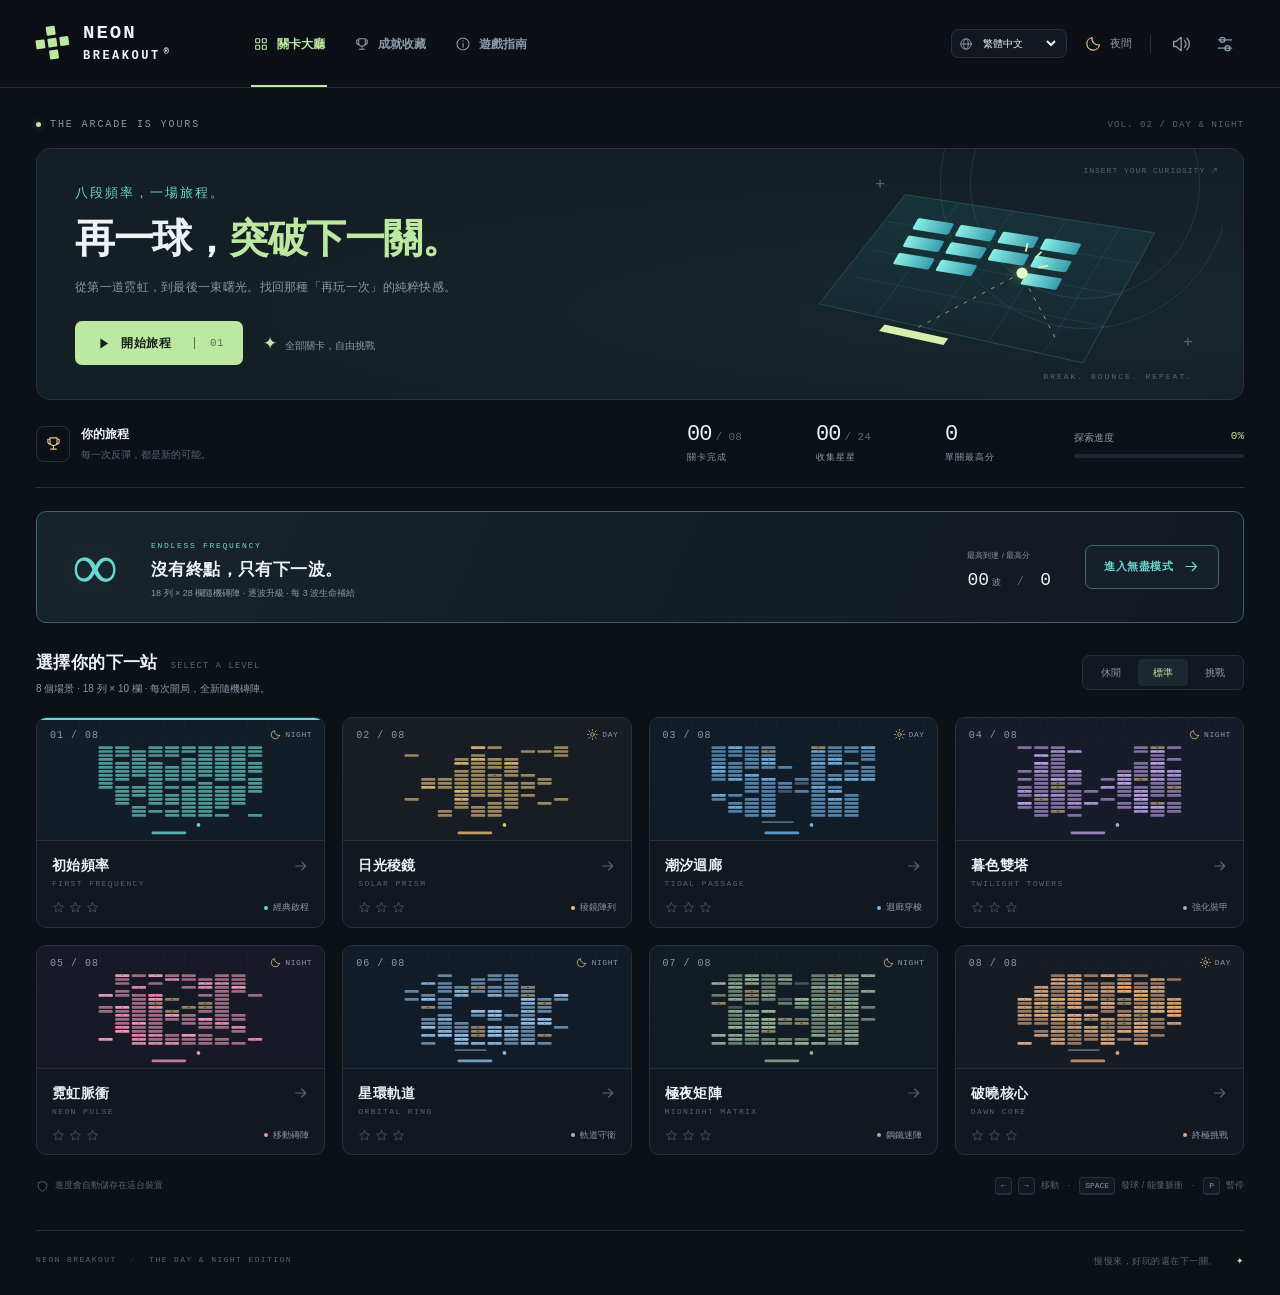
<file: index.html>
<!DOCTYPE html>
<html lang="zh-Hant" data-theme="night">
<head>
  <meta charset="UTF-8">
  <meta name="viewport" content="width=device-width, initial-scale=1, viewport-fit=cover">
  <meta name="theme-color" content="#0c1017">
  <meta name="description" content="Neon Breakout：八段頻率、晝夜變化、道具與連擊，展開你的霓虹打磚塊旅程。">
  <title>NEON BREAKOUT — 八段頻率，一場旅程</title>
  <link rel="stylesheet" href="styles.css">
  <script defer src="js/levels.js"></script>
  <script defer src="js/i18n.js"></script>
  <script defer src="js/game.js"></script>
  <script defer src="js/app.js"></script>
</head>
<body>
  <svg class="icon-library" xmlns="http://www.w3.org/2000/svg" aria-hidden="true"><defs>
    <symbol id="i-play" viewBox="0 0 24 24"><path d="m9 5 11 7-11 7Z"/></symbol>
    <symbol id="i-arrow" viewBox="0 0 24 24"><path d="M4 12h15m-6-6 6 6-6 6"/></symbol>
    <symbol id="i-back" viewBox="0 0 24 24"><path d="M20 12H5m6-6-6 6 6 6"/></symbol>
    <symbol id="i-grid" viewBox="0 0 24 24"><rect x="4" y="4" width="6" height="6" rx="1"/><rect x="14" y="4" width="6" height="6" rx="1"/><rect x="4" y="14" width="6" height="6" rx="1"/><rect x="14" y="14" width="6" height="6" rx="1"/></symbol>
    <symbol id="i-trophy" viewBox="0 0 24 24"><path d="M7 4h10v6a5 5 0 0 1-10 0ZM7 6H4v3a4 4 0 0 0 4 4m9-7h3v3a4 4 0 0 1-4 4m-4 2v5m-4 0h8"/></symbol>
    <symbol id="i-info" viewBox="0 0 24 24"><circle cx="12" cy="12" r="9"/><path d="M12 11v6m0-10v1"/></symbol>
    <symbol id="i-sun" viewBox="0 0 24 24"><circle cx="12" cy="12" r="4"/><path d="M12 1v2m0 18v2M1 12h2m18 0h2M4 4l2 2m12 12 2 2M4 20l2-2M18 6l2-2"/></symbol>
    <symbol id="i-moon" viewBox="0 0 24 24"><path d="M20.5 14A9 9 0 0 1 10 3.5 9 9 0 1 0 20.5 14Z"/></symbol>
    <symbol id="i-volume" viewBox="0 0 24 24"><path d="m11 4-6 5H2v6h3l6 5ZM15 8a6 6 0 0 1 0 8m3-11a10 10 0 0 1 0 14"/></symbol>
    <symbol id="i-muted" viewBox="0 0 24 24"><path d="m11 4-6 5H2v6h3l6 5Zm5 5 6 6m0-6-6 6"/></symbol>
    <symbol id="i-settings" viewBox="0 0 24 24"><path d="M4 7h16M4 17h16"/><circle cx="9" cy="7" r="3"/><circle cx="15" cy="17" r="3"/></symbol>
    <symbol id="i-star" viewBox="0 0 24 24"><path d="m12 3 2.8 5.7 6.2.9-4.5 4.4 1.1 6.2-5.6-3-5.6 3 1.1-6.2L3 9.6l6.2-.9Z"/></symbol>
    <symbol id="i-close" viewBox="0 0 24 24"><path d="m6 6 12 12M6 18 18 6"/></symbol>
    <symbol id="i-pause" viewBox="0 0 24 24"><path d="M8 5v14m8-14v14" stroke-width="4"/></symbol>
    <symbol id="i-restart" viewBox="0 0 24 24"><path d="M4 10a8 8 0 1 1 1 8M4 4v6h6"/></symbol>
    <symbol id="i-heart" viewBox="0 0 24 24"><path d="M12 21 3.5 12.5a5.5 5.5 0 0 1 8-7.5l.5.5.5-.5a5.5 5.5 0 0 1 8 7.5Z"/></symbol>
    <symbol id="i-bolt" viewBox="0 0 24 24"><path d="m13 2-9 12h7l-1 8 10-12h-7Z"/></symbol>
    <symbol id="i-check" viewBox="0 0 24 24"><path d="m5 12 4 4L19 6"/></symbol>
    <symbol id="i-shield" viewBox="0 0 24 24"><path d="m12 3 8 3v6c0 5-8 9-8 9s-8-4-8-9V6Z"/></symbol>
    <symbol id="i-clock" viewBox="0 0 24 24"><circle cx="12" cy="12" r="9"/><path d="M12 6v6l4 2"/></symbol>
    <symbol id="i-fullscreen" viewBox="0 0 24 24"><path d="M8 3H3v5m13-5h5v5M3 16v5h5m13-5v5h-5"/></symbol>
  </defs></svg>
  <header class="site-header"><div class="header-inner">
    <a href="#" class="brand" aria-label="Neon Breakout 首頁" data-action="home"><span class="brand-mark"><i></i><i></i><i></i><i></i><i></i></span><span class="brand-type">NEON<span>BREAKOUT<span class="brand-dot">®</span></span></span></a>
    <nav class="main-nav" aria-label="主要導覽">
      <button class="nav-link active" data-action="tab" data-tab="levels" aria-current="page"><svg class="icon"><use href="#i-grid"/></svg>關卡大廳</button>
      <button class="nav-link" data-action="tab" data-tab="achievements"><svg class="icon"><use href="#i-trophy"/></svg>成就收藏<span id="achievementDot" class="notification-dot" hidden></span></button>
      <button class="nav-link" data-action="guide"><svg class="icon"><use href="#i-info"/></svg>遊戲指南</button>
    </nav>
    <div class="header-actions"><label class="language-control"><svg class="icon" viewBox="0 0 24 24" aria-hidden="true"><circle cx="12" cy="12" r="9"/><ellipse cx="12" cy="12" rx="4" ry="9"/><path d="M3 12h18"/></svg><select id="languageSelect" data-language-select aria-label="語言 / Language"><option value="en" data-no-translate>English</option><option value="zh-Hant" data-no-translate selected>繁體中文</option><option value="zh-Hans" data-no-translate>简体中文</option></select></label><button class="theme-button" id="themeBtn" data-action="theme" title="切換日夜主題"><svg class="icon"><use href="#i-moon"/></svg><span>夜間</span></button><span class="header-divider"></span><button class="icon-button" id="soundBtn" data-action="sound" aria-label="關閉音效" aria-pressed="true"><svg class="icon"><use href="#i-volume"/></svg></button><button class="icon-button" data-action="settings" aria-label="遊戲設定"><svg class="icon"><use href="#i-settings"/></svg></button></div>
  </div></header>
  <main class="page-shell">
    <section id="lobbyView" class="view"><div id="levelsPanel">
      <div class="eyebrow page-eyebrow"><span class="status-dot"></span>THE ARCADE IS YOURS<span class="edition">VOL. 02 / DAY & NIGHT</span></div>
      <section class="hero" aria-labelledby="heroTitle"><div class="hero-copy"><div class="small-label">八段頻率，一場旅程。</div><h1 id="heroTitle">再一球，<span>突破下一關。</span></h1><p>從第一道霓虹，到最後一束曙光。<br class="mobile-only">找回那種「再玩一次」的純粹快感。</p><div class="hero-actions"><button class="button primary" data-action="quickstart"><svg class="icon"><use href="#i-play"/></svg><span id="quickLabel">開始旅程</span><span class="button-meta" id="quickLevel">01</span></button><span class="hero-note"><span class="tiny-cross">✦</span> 全部關卡，自由挑戰</span></div></div>
        <div class="hero-art" aria-hidden="true"><div class="orbit orbit-one"></div><div class="orbit orbit-two"></div><div class="art-cross cross-one">+</div><div class="art-cross cross-two">+</div><svg class="hero-field" viewBox="0 0 460 235"><defs><linearGradient id="fieldFade" x2="0" y2="1"><stop stop-color="#29d6ce" stop-opacity=".11"/><stop offset="1" stop-color="#29d6ce" stop-opacity="0"/></linearGradient><linearGradient id="brickFade"><stop stop-color="#89eee5"/><stop offset="1" stop-color="#399caf"/></linearGradient></defs><path d="M120 32 387 73 310 212 28 149Z" fill="url(#fieldFade)" stroke="currentColor" stroke-opacity=".22"/><g fill="none" stroke="currentColor" stroke-opacity=".1"><path d="m101 61 270 45M83 91l271 49M65 120l273 54M177 41 88 162M235 50l-87 125M293 58l-83 130M350 67l-81 133"/></g><g transform="translate(134 57) rotate(9) skewX(-20)" fill="url(#brickFade)"><rect width="39" height="13" rx="2"/><rect x="46" width="39" height="13" rx="2"/><rect x="92" width="39" height="13" rx="2"/><rect x="138" width="39" height="13" rx="2"/><rect y="20" width="39" height="13" rx="2"/><rect x="46" y="20" width="39" height="13" rx="2"/><rect x="92" y="20" width="39" height="13" rx="2"/><rect x="138" y="20" width="39" height="13" rx="2"/><rect y="40" width="39" height="13" rx="2"/><rect x="46" y="40" width="39" height="13" rx="2"/><rect x="138" y="40" width="39" height="13" rx="2"/></g><path class="ball-path" d="m134 174 110-58 38 72" fill="none" stroke="#d5f0ac" stroke-dasharray="4 7" stroke-opacity=".65"/><circle class="hero-ball" cx="245" cy="116" r="6" fill="#e3ffbe"/><path d="m98 171 68 15-5 7-69-15Z" fill="#d5f0ac"/><g stroke="#d5f0ac" stroke-width="2"><path d="m259 100 7-7m-4 17 11-2m-24-15 2-9"/></g></svg><span class="art-caption">BREAK. BOUNCE. REPEAT.</span></div><span class="hero-corner">INSERT YOUR CURIOSITY ↗</span>
      </section>
      <section class="journey-strip" aria-label="旅程紀錄"><div class="journey-intro"><span class="mini-icon"><svg class="icon"><use href="#i-trophy"/></svg></span><span>你的旅程<small id="journeyCaption">每一次反彈，都是新的可能。</small></span></div><div class="journey-stat"><strong id="completedStat">00<span>/ 08</span></strong><small>關卡完成</small></div><div class="journey-stat"><strong id="starsStat">00<span>/ 24</span></strong><small>收集星星</small></div><div class="journey-stat"><strong id="bestStat">0</strong><small>單關最高分</small></div><div class="journey-progress"><span>探索進度<b id="progressLabel">0%</b></span><div class="progress-track"><div id="journeyBar"></div></div></div></section>
      <section class="endless-banner" aria-label="無盡模式"><span class="infinity-mark" aria-hidden="true">∞</span><div class="endless-copy"><span class="eyebrow">ENDLESS FREQUENCY</span><h2>沒有終點，只有下一波。</h2><p>18 列 × 28 欄隨機磚陣 · 逐波升級 · 每 3 波生命補給</p></div><div class="endless-record"><small>最高到達 / 最高分</small><strong><span id="endlessWaveRecord">00</span><span class="record-unit"> 波</span><i> / </i><span id="endlessScoreRecord">0</span></strong></div><button class="button secondary" data-action="endless">進入無盡模式<svg class="icon"><use href="#i-arrow"/></svg></button></section>
      <div class="section-toolbar"><div class="section-title"><h2>選擇你的下一站<span>SELECT A LEVEL</span></h2><p>8 個場景 · 18 列 × 10 欄 · 每次開局，全新隨機磚陣。</p></div><fieldset class="difficulty-control"><legend>遊戲難度（同時套用一般與無盡模式）</legend><button data-action="difficulty" data-value="easy" aria-pressed="false">休閒</button><button class="selected" data-action="difficulty" data-value="normal" aria-pressed="true">標準</button><button data-action="difficulty" data-value="hard" aria-pressed="false">挑戰</button></fieldset></div>
      <div class="level-grid" id="levelGrid" aria-label="八個可遊玩關卡"></div>
      <div class="lobby-bottom"><span><svg class="icon"><use href="#i-shield"/></svg><span id="saveStatus">進度會自動儲存在這台裝置</span></span><span><kbd>←</kbd><kbd>→</kbd> 移動 <i>·</i> <kbd>SPACE</kbd> 發球 / 能量脈衝 <i>·</i> <kbd>P</kbd> 暫停</span></div>
    </div><section id="achievementsPanel" hidden aria-labelledby="achievementsTitle"><div class="eyebrow page-eyebrow">THE LITTLE VICTORIES</div><div class="collection-header"><div><h1 id="achievementsTitle">每一次突破，<span>都有回響。</span></h1><p>不只為了高分。把那些值得紀念的瞬間，收進你的收藏。</p></div><span class="collection-count" id="achievementCount">0 / 6</span></div><div id="achievementGrid" class="achievement-grid"></div><div class="collection-bottom"><svg class="icon"><use href="#i-info"/></svg>成就跨難度累積；各關卡的最佳分數與星級依難度分開記錄。</div><button class="button secondary" data-action="tab" data-tab="levels"><svg class="icon"><use href="#i-back"/></svg>回到關卡大廳</button></section></section>
    <section id="gameView" class="view" hidden aria-label="遊戲畫面">
      <div class="game-heading"><button class="icon-button back-button" data-action="leave" aria-label="返回關卡大廳"><svg class="icon"><use href="#i-back"/></svg></button><div><div class="eyebrow" id="stageEyebrow">STAGE 01 / 08</div><h1 id="stageTitle">初始頻率</h1></div><span id="gameDifficulty" class="pill">標準</span><div class="game-heading-tools"><button class="icon-button" id="pauseBtn" data-action="pause" aria-label="暫停遊戲"><svg class="icon"><use href="#i-pause"/></svg></button><button class="icon-button" data-action="restart" aria-label="重新挑戰"><svg class="icon"><use href="#i-restart"/></svg></button><button class="icon-button" data-action="fullscreen" aria-label="切換全螢幕"><svg class="icon"><use href="#i-fullscreen"/></svg></button></div></div>
      <div class="game-layout"><div class="game-main"><div class="game-hud"><div><small>SCORE / 得分</small><strong id="scoreVal">000000</strong></div><div class="hud-combo" id="comboWrap"><small>COMBO / 連擊</small><strong id="comboVal">×0</strong></div><div><small>TIME / 時間</small><strong id="timeVal">00:00</strong></div><div><small>LIVES / 生命</small><strong id="livesVal" class="hearts">♥ ♥ ♥</strong></div></div>
        <div class="arena" id="arena"><canvas id="gameCanvas" width="900" height="600" tabindex="0" aria-label="打磚塊球場，使用左右方向鍵移動，空白鍵發球，P 暫停"></canvas><div id="launchHint" class="launch-hint"><span class="launch-orb"><svg class="icon"><use href="#i-play"/></svg></span><strong id="launchTitle">準備好進入頻率了嗎？</strong><span>點擊球場或按 <kbd>SPACE</kbd> 發球</span></div><div id="countdown" class="countdown" hidden aria-live="polite"></div><div id="gameOverlay" class="game-overlay" hidden><div id="overlayContent" class="overlay-card"></div></div><div class="arena-caption"><span id="environmentLabel">NIGHT FREQUENCY</span><span>NEON / BREAKOUT</span></div></div>
        <div class="game-bottom-bar"><div class="energy-meter"><svg class="icon"><use href="#i-bolt"/></svg><span>能量脈衝</span><div class="progress-track"><div id="energyBar"></div></div><b id="energyVal">0%</b></div><button id="pulseBtn" class="pulse-button" data-action="pulse" disabled><span>釋放脈衝</span><kbd>SPACE</kbd></button></div><div class="mobile-controls"><button data-action="move-left" aria-label="向左移動">←</button><button data-action="launch">發球 / 脈衝</button><button data-action="move-right" aria-label="向右移動">→</button></div>
      </div><aside class="game-sidebar"><section class="side-section"><div class="eyebrow">MISSION BRIEF</div><h2>這一站的小目標</h2><p id="stageDescription"></p><div class="brick-progress-label"><span>磚塊清除</span><strong id="brickCount">0 / 0</strong></div><div class="progress-track"><div id="brickBar"></div></div><ul class="star-goals" id="starGoals"></ul></section><section class="side-section"><div class="eyebrow">POWER-UP INVENTORY</div><h2>接住一點好運</h2><div id="powerLegend" class="power-legend"></div><div id="activeEffects" class="active-effects" aria-live="polite">尚無生效中的道具</div></section><section class="side-section controls-section"><div class="eyebrow">QUICK CONTROLS</div><p><kbd>←</kbd> <kbd>→</kbd> / <kbd>A</kbd> <kbd>D</kbd><span>移動擋板</span></p><p><kbd>SPACE</kbd><span>發球 / 蓄滿後脈衝</span></p><p><kbd>P</kbd> / <kbd>ESC</kbd><span>暫停遊戲</span></p><small>也支援滑鼠移動與觸控拖曳。</small></section></aside></div>
    </section>
    <footer class="site-footer"><span>NEON BREAKOUT<span class="footer-slash"> / </span><span class="footer-edition">THE DAY & NIGHT EDITION</span></span><span>慢慢來，好玩的還在下一關。<span class="footer-star">✦</span></span></footer>
  </main>
  <dialog id="levelDialog" class="modal level-modal" aria-labelledby="detailTitle"><button class="icon-button modal-close" data-action="close-dialog" aria-label="關閉關卡詳情" autofocus><svg class="icon"><use href="#i-close"/></svg></button><div id="levelDetail"></div></dialog>
  <dialog id="settingsDialog" class="modal settings-modal" aria-labelledby="settingsTitle">
    <button class="icon-button modal-close" data-action="close-dialog" aria-label="關閉設定" autofocus><svg class="icon"><use href="#i-close"/></svg></button>
    <div class="eyebrow">MAKE IT YOURS</div><h2 id="settingsTitle">調整你的遊戲節奏</h2><p class="modal-intro">找一個舒服的光線、一個剛好的速度。</p>
    <div class="setting-row"><label for="languageSetting">介面語言<small>即時切換，保留目前遊戲進度</small></label><select id="languageSetting" data-language-select><option value="en" data-no-translate>English</option><option value="zh-Hant" data-no-translate selected>繁體中文</option><option value="zh-Hans" data-no-translate>简体中文</option></select></div>
    <div class="setting-row"><label for="autoCycleSetting">自動晝夜切換<small>每 45 秒切換；關閉後固定目前主題</small></label><input id="autoCycleSetting" type="checkbox" role="switch"></div>
    <div class="setting-row"><label for="themeSelect">環境主題<small>選擇主題也會關閉自動切換</small></label><select id="themeSelect"><option value="night">夜間</option><option value="day">日間</option></select></div>
    <div class="setting-row"><label for="soundSetting">街機音效<small>反彈、碎裂與通關的合成音效</small></label><input id="soundSetting" type="checkbox" role="switch"></div>
    <div class="setting-row"><label for="motionSetting">減少動態效果<small>減少粒子、畫面震動與介面動畫</small></label><input id="motionSetting" type="checkbox" role="switch"></div>
    <div class="setting-row"><label for="volumeSetting">音量</label><input id="volumeSetting" type="range" min="0" max="100" step="5"></div>
    <p class="settings-note"><svg class="icon"><use href="#i-check"/></svg>設定即時套用，自動儲存。</p><button class="button primary full-width" data-action="close-dialog">調整好了，繼續</button>
  </dialog>
  <dialog id="guideDialog" class="modal guide-modal" aria-labelledby="guideTitle"><button class="icon-button modal-close" data-action="close-dialog" aria-label="關閉遊戲指南" autofocus><svg class="icon"><use href="#i-close"/></svg></button><div class="eyebrow">A QUICK FIELD GUIDE</div><h2 id="guideTitle">很簡單，也很上癮。</h2><p class="modal-intro">移動擋板、接住球，把所有可破壞的磚塊清空。</p><div class="guide-steps"><div><b>01</b><h3>找到你的角度</h3><p>方向鍵 / A、D、滑鼠或觸控拖曳來移動。球打在擋板邊緣，反彈角度就越大。點擊球場或空白鍵發球。</p></div><div><b>02</b><h3>連擊，讓分數加速</h3><p>連續擊碎磚塊會累積連擊，最高 5 倍得分。碰到擋板或失去一顆球會中斷連擊；蓄滿能量後，空白鍵釋放脈衝。</p></div><div><b>03</b><h3>認識你的對手</h3><p>帶有白點的強化磚需擊中多次；帶十字的爆破磚會引爆周圍磚塊；灰色鋼磚無法破壞，不計入通關目標。</p></div><div><b>04</b><h3>收集三顆星</h3><p>完成關卡獲得一星、全程不失誤再一星、目標時間內通關再一星。目標依難度調整。每關可自由挑戰或重玩。</p></div></div><div class="guide-powers" id="guidePowers"></div><p class="guide-pause">按 P / Esc 暫停；切換分頁、離開視窗或開啟設定時也會自動暫停。自動晝夜只改變氛圍，不影響碰撞規則。</p><button class="button primary full-width" data-action="close-dialog">了解，準備開打<svg class="icon"><use href="#i-arrow"/></svg></button></dialog>
  <div id="toastStack" class="toast-stack" role="status" aria-live="polite"></div><noscript><div class="noscript">請啟用 JavaScript，才能開始 Neon Breakout 遊戲。</div></noscript>
</body>
</html>
</file>
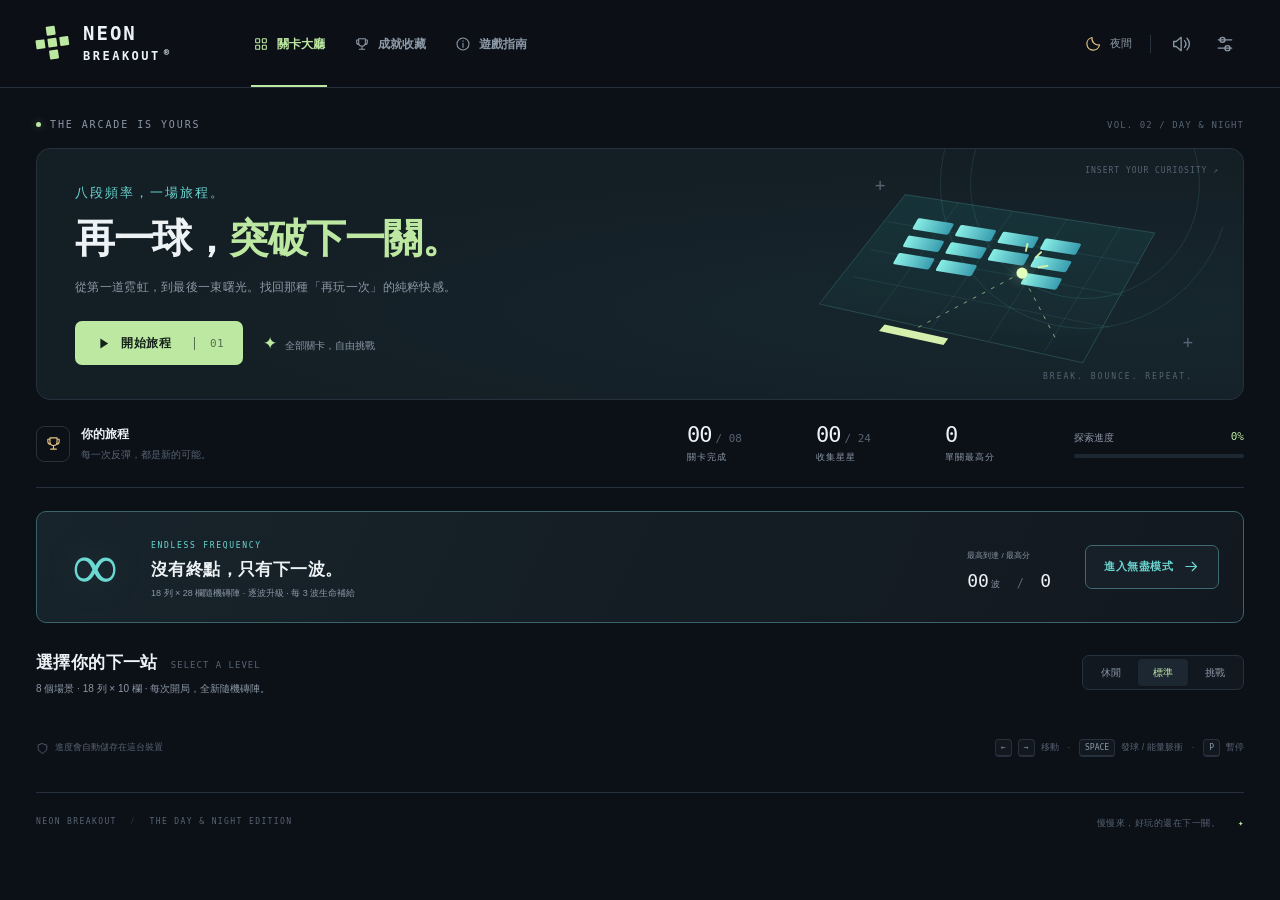
<file: neon_breakout_arcade.html>
<!DOCTYPE html>
<html lang="zh-Hant" data-theme="night">
<head>
  <meta charset="UTF-8">
  <meta name="viewport" content="width=device-width, initial-scale=1, viewport-fit=cover">
  <meta name="theme-color" content="#0c1017">
  <meta name="description" content="Neon Breakout：八段頻率、晝夜變化、道具與連擊，展開你的霓虹打磚塊旅程。">
  <title>NEON BREAKOUT — 八段頻率，一場旅程</title>
  <link rel="stylesheet" href="styles.css">
  <script defer src="js/levels.js"></script>
  <script defer src="js/game.js"></script>
  <script defer src="js/app.js"></script>
</head>
<body>
  <svg class="icon-library" xmlns="http://www.w3.org/2000/svg" aria-hidden="true"><defs>
    <symbol id="i-play" viewBox="0 0 24 24"><path d="m9 5 11 7-11 7Z"/></symbol>
    <symbol id="i-arrow" viewBox="0 0 24 24"><path d="M4 12h15m-6-6 6 6-6 6"/></symbol>
    <symbol id="i-back" viewBox="0 0 24 24"><path d="M20 12H5m6-6-6 6 6 6"/></symbol>
    <symbol id="i-grid" viewBox="0 0 24 24"><rect x="4" y="4" width="6" height="6" rx="1"/><rect x="14" y="4" width="6" height="6" rx="1"/><rect x="4" y="14" width="6" height="6" rx="1"/><rect x="14" y="14" width="6" height="6" rx="1"/></symbol>
    <symbol id="i-trophy" viewBox="0 0 24 24"><path d="M7 4h10v6a5 5 0 0 1-10 0ZM7 6H4v3a4 4 0 0 0 4 4m9-7h3v3a4 4 0 0 1-4 4m-4 2v5m-4 0h8"/></symbol>
    <symbol id="i-info" viewBox="0 0 24 24"><circle cx="12" cy="12" r="9"/><path d="M12 11v6m0-10v1"/></symbol>
    <symbol id="i-sun" viewBox="0 0 24 24"><circle cx="12" cy="12" r="4"/><path d="M12 1v2m0 18v2M1 12h2m18 0h2M4 4l2 2m12 12 2 2M4 20l2-2M18 6l2-2"/></symbol>
    <symbol id="i-moon" viewBox="0 0 24 24"><path d="M20.5 14A9 9 0 0 1 10 3.5 9 9 0 1 0 20.5 14Z"/></symbol>
    <symbol id="i-volume" viewBox="0 0 24 24"><path d="m11 4-6 5H2v6h3l6 5ZM15 8a6 6 0 0 1 0 8m3-11a10 10 0 0 1 0 14"/></symbol>
    <symbol id="i-muted" viewBox="0 0 24 24"><path d="m11 4-6 5H2v6h3l6 5Zm5 5 6 6m0-6-6 6"/></symbol>
    <symbol id="i-settings" viewBox="0 0 24 24"><path d="M4 7h16M4 17h16"/><circle cx="9" cy="7" r="3"/><circle cx="15" cy="17" r="3"/></symbol>
    <symbol id="i-star" viewBox="0 0 24 24"><path d="m12 3 2.8 5.7 6.2.9-4.5 4.4 1.1 6.2-5.6-3-5.6 3 1.1-6.2L3 9.6l6.2-.9Z"/></symbol>
    <symbol id="i-close" viewBox="0 0 24 24"><path d="m6 6 12 12M6 18 18 6"/></symbol>
    <symbol id="i-pause" viewBox="0 0 24 24"><path d="M8 5v14m8-14v14" stroke-width="4"/></symbol>
    <symbol id="i-restart" viewBox="0 0 24 24"><path d="M4 10a8 8 0 1 1 1 8M4 4v6h6"/></symbol>
    <symbol id="i-heart" viewBox="0 0 24 24"><path d="M12 21 3.5 12.5a5.5 5.5 0 0 1 8-7.5l.5.5.5-.5a5.5 5.5 0 0 1 8 7.5Z"/></symbol>
    <symbol id="i-bolt" viewBox="0 0 24 24"><path d="m13 2-9 12h7l-1 8 10-12h-7Z"/></symbol>
    <symbol id="i-check" viewBox="0 0 24 24"><path d="m5 12 4 4L19 6"/></symbol>
    <symbol id="i-shield" viewBox="0 0 24 24"><path d="m12 3 8 3v6c0 5-8 9-8 9s-8-4-8-9V6Z"/></symbol>
    <symbol id="i-clock" viewBox="0 0 24 24"><circle cx="12" cy="12" r="9"/><path d="M12 6v6l4 2"/></symbol>
    <symbol id="i-fullscreen" viewBox="0 0 24 24"><path d="M8 3H3v5m13-5h5v5M3 16v5h5m13-5v5h-5"/></symbol>
  </defs></svg>
  <header class="site-header"><div class="header-inner">
    <a href="#" class="brand" aria-label="Neon Breakout 首頁" data-action="home"><span class="brand-mark"><i></i><i></i><i></i><i></i><i></i></span><span class="brand-type">NEON<span>BREAKOUT<span class="brand-dot">®</span></span></span></a>
    <nav class="main-nav" aria-label="主要導覽">
      <button class="nav-link active" data-action="tab" data-tab="levels" aria-current="page"><svg class="icon"><use href="#i-grid"/></svg>關卡大廳</button>
      <button class="nav-link" data-action="tab" data-tab="achievements"><svg class="icon"><use href="#i-trophy"/></svg>成就收藏<span id="achievementDot" class="notification-dot" hidden></span></button>
      <button class="nav-link" data-action="guide"><svg class="icon"><use href="#i-info"/></svg>遊戲指南</button>
    </nav>
    <div class="header-actions"><button class="theme-button" id="themeBtn" data-action="theme" title="切換日夜主題"><svg class="icon"><use href="#i-moon"/></svg><span>夜間</span></button><span class="header-divider"></span><button class="icon-button" id="soundBtn" data-action="sound" aria-label="關閉音效" aria-pressed="true"><svg class="icon"><use href="#i-volume"/></svg></button><button class="icon-button" data-action="settings" aria-label="遊戲設定"><svg class="icon"><use href="#i-settings"/></svg></button></div>
  </div></header>
  <main class="page-shell">
    <section id="lobbyView" class="view"><div id="levelsPanel">
      <div class="eyebrow page-eyebrow"><span class="status-dot"></span>THE ARCADE IS YOURS<span class="edition">VOL. 02 / DAY & NIGHT</span></div>
      <section class="hero" aria-labelledby="heroTitle"><div class="hero-copy"><div class="small-label">八段頻率，一場旅程。</div><h1 id="heroTitle">再一球，<span>突破下一關。</span></h1><p>從第一道霓虹，到最後一束曙光。<br class="mobile-only">找回那種「再玩一次」的純粹快感。</p><div class="hero-actions"><button class="button primary" data-action="quickstart"><svg class="icon"><use href="#i-play"/></svg><span id="quickLabel">開始旅程</span><span class="button-meta" id="quickLevel">01</span></button><span class="hero-note"><span class="tiny-cross">✦</span> 全部關卡，自由挑戰</span></div></div>
        <div class="hero-art" aria-hidden="true"><div class="orbit orbit-one"></div><div class="orbit orbit-two"></div><div class="art-cross cross-one">+</div><div class="art-cross cross-two">+</div><svg class="hero-field" viewBox="0 0 460 235"><defs><linearGradient id="fieldFade" x2="0" y2="1"><stop stop-color="#29d6ce" stop-opacity=".11"/><stop offset="1" stop-color="#29d6ce" stop-opacity="0"/></linearGradient><linearGradient id="brickFade"><stop stop-color="#89eee5"/><stop offset="1" stop-color="#399caf"/></linearGradient></defs><path d="M120 32 387 73 310 212 28 149Z" fill="url(#fieldFade)" stroke="currentColor" stroke-opacity=".22"/><g fill="none" stroke="currentColor" stroke-opacity=".1"><path d="m101 61 270 45M83 91l271 49M65 120l273 54M177 41 88 162M235 50l-87 125M293 58l-83 130M350 67l-81 133"/></g><g transform="translate(134 57) rotate(9) skewX(-20)" fill="url(#brickFade)"><rect width="39" height="13" rx="2"/><rect x="46" width="39" height="13" rx="2"/><rect x="92" width="39" height="13" rx="2"/><rect x="138" width="39" height="13" rx="2"/><rect y="20" width="39" height="13" rx="2"/><rect x="46" y="20" width="39" height="13" rx="2"/><rect x="92" y="20" width="39" height="13" rx="2"/><rect x="138" y="20" width="39" height="13" rx="2"/><rect y="40" width="39" height="13" rx="2"/><rect x="46" y="40" width="39" height="13" rx="2"/><rect x="138" y="40" width="39" height="13" rx="2"/></g><path class="ball-path" d="m134 174 110-58 38 72" fill="none" stroke="#d5f0ac" stroke-dasharray="4 7" stroke-opacity=".65"/><circle class="hero-ball" cx="245" cy="116" r="6" fill="#e3ffbe"/><path d="m98 171 68 15-5 7-69-15Z" fill="#d5f0ac"/><g stroke="#d5f0ac" stroke-width="2"><path d="m259 100 7-7m-4 17 11-2m-24-15 2-9"/></g></svg><span class="art-caption">BREAK. BOUNCE. REPEAT.</span></div><span class="hero-corner">INSERT YOUR CURIOSITY ↗</span>
      </section>
      <section class="journey-strip" aria-label="旅程紀錄"><div class="journey-intro"><span class="mini-icon"><svg class="icon"><use href="#i-trophy"/></svg></span><span>你的旅程<small id="journeyCaption">每一次反彈，都是新的可能。</small></span></div><div class="journey-stat"><strong id="completedStat">00<span>/ 08</span></strong><small>關卡完成</small></div><div class="journey-stat"><strong id="starsStat">00<span>/ 24</span></strong><small>收集星星</small></div><div class="journey-stat"><strong id="bestStat">0</strong><small>單關最高分</small></div><div class="journey-progress"><span>探索進度<b id="progressLabel">0%</b></span><div class="progress-track"><div id="journeyBar"></div></div></div></section>
      <section class="endless-banner" aria-label="無盡模式"><span class="infinity-mark" aria-hidden="true">∞</span><div class="endless-copy"><span class="eyebrow">ENDLESS FREQUENCY</span><h2>沒有終點，只有下一波。</h2><p>18 列 × 28 欄隨機磚陣 · 逐波升級 · 每 3 波生命補給</p></div><div class="endless-record"><small>最高到達 / 最高分</small><strong><span id="endlessWaveRecord">00</span><span class="record-unit"> 波</span><i> / </i><span id="endlessScoreRecord">0</span></strong></div><button class="button secondary" data-action="endless">進入無盡模式<svg class="icon"><use href="#i-arrow"/></svg></button></section>
      <div class="section-toolbar"><div class="section-title"><h2>選擇你的下一站<span>SELECT A LEVEL</span></h2><p>8 個場景 · 18 列 × 10 欄 · 每次開局，全新隨機磚陣。</p></div><fieldset class="difficulty-control"><legend>遊戲難度（同時套用一般與無盡模式）</legend><button data-action="difficulty" data-value="easy" aria-pressed="false">休閒</button><button class="selected" data-action="difficulty" data-value="normal" aria-pressed="true">標準</button><button data-action="difficulty" data-value="hard" aria-pressed="false">挑戰</button></fieldset></div>
      <div class="level-grid" id="levelGrid" aria-label="八個可遊玩關卡"></div>
      <div class="lobby-bottom"><span><svg class="icon"><use href="#i-shield"/></svg><span id="saveStatus">進度會自動儲存在這台裝置</span></span><span><kbd>←</kbd><kbd>→</kbd> 移動 <i>·</i> <kbd>SPACE</kbd> 發球 / 能量脈衝 <i>·</i> <kbd>P</kbd> 暫停</span></div>
    </div><section id="achievementsPanel" hidden aria-labelledby="achievementsTitle"><div class="eyebrow page-eyebrow">THE LITTLE VICTORIES</div><div class="collection-header"><div><h1 id="achievementsTitle">每一次突破，<span>都有回響。</span></h1><p>不只為了高分。把那些值得紀念的瞬間，收進你的收藏。</p></div><span class="collection-count" id="achievementCount">0 / 6</span></div><div id="achievementGrid" class="achievement-grid"></div><div class="collection-bottom"><svg class="icon"><use href="#i-info"/></svg>成就跨難度累積；各關卡的最佳分數與星級依難度分開記錄。</div><button class="button secondary" data-action="tab" data-tab="levels"><svg class="icon"><use href="#i-back"/></svg>回到關卡大廳</button></section></section>
    <section id="gameView" class="view" hidden aria-label="遊戲畫面">
      <div class="game-heading"><button class="icon-button back-button" data-action="leave" aria-label="返回關卡大廳"><svg class="icon"><use href="#i-back"/></svg></button><div><div class="eyebrow" id="stageEyebrow">STAGE 01 / 08</div><h1 id="stageTitle">初始頻率</h1></div><span id="gameDifficulty" class="pill">標準</span><div class="game-heading-tools"><button class="icon-button" id="pauseBtn" data-action="pause" aria-label="暫停遊戲"><svg class="icon"><use href="#i-pause"/></svg></button><button class="icon-button" data-action="restart" aria-label="重新挑戰"><svg class="icon"><use href="#i-restart"/></svg></button><button class="icon-button" data-action="fullscreen" aria-label="切換全螢幕"><svg class="icon"><use href="#i-fullscreen"/></svg></button></div></div>
      <div class="game-layout"><div class="game-main"><div class="game-hud"><div><small>SCORE / 得分</small><strong id="scoreVal">000000</strong></div><div class="hud-combo" id="comboWrap"><small>COMBO / 連擊</small><strong id="comboVal">×0</strong></div><div><small>TIME / 時間</small><strong id="timeVal">00:00</strong></div><div><small>LIVES / 生命</small><strong id="livesVal" class="hearts">♥ ♥ ♥</strong></div></div>
        <div class="arena" id="arena"><canvas id="gameCanvas" width="900" height="600" tabindex="0" aria-label="打磚塊球場，使用左右方向鍵移動，空白鍵發球，P 暫停"></canvas><div id="launchHint" class="launch-hint"><span class="launch-orb"><svg class="icon"><use href="#i-play"/></svg></span><strong id="launchTitle">準備好進入頻率了嗎？</strong><span>點擊球場或按 <kbd>SPACE</kbd> 發球</span></div><div id="countdown" class="countdown" hidden aria-live="polite"></div><div id="gameOverlay" class="game-overlay" hidden><div id="overlayContent" class="overlay-card"></div></div><div class="arena-caption"><span id="environmentLabel">NIGHT FREQUENCY</span><span>NEON / BREAKOUT</span></div></div>
        <div class="game-bottom-bar"><div class="energy-meter"><svg class="icon"><use href="#i-bolt"/></svg><span>能量脈衝</span><div class="progress-track"><div id="energyBar"></div></div><b id="energyVal">0%</b></div><button id="pulseBtn" class="pulse-button" data-action="pulse" disabled><span>釋放脈衝</span><kbd>SPACE</kbd></button></div><div class="mobile-controls"><button data-action="move-left" aria-label="向左移動">←</button><button data-action="launch">發球 / 脈衝</button><button data-action="move-right" aria-label="向右移動">→</button></div>
      </div><aside class="game-sidebar"><section class="side-section"><div class="eyebrow">MISSION BRIEF</div><h2>這一站的小目標</h2><p id="stageDescription"></p><div class="brick-progress-label"><span>磚塊清除</span><strong id="brickCount">0 / 0</strong></div><div class="progress-track"><div id="brickBar"></div></div><ul class="star-goals" id="starGoals"></ul></section><section class="side-section"><div class="eyebrow">POWER-UP INVENTORY</div><h2>接住一點好運</h2><div id="powerLegend" class="power-legend"></div><div id="activeEffects" class="active-effects" aria-live="polite">尚無生效中的道具</div></section><section class="side-section controls-section"><div class="eyebrow">QUICK CONTROLS</div><p><kbd>←</kbd> <kbd>→</kbd> / <kbd>A</kbd> <kbd>D</kbd><span>移動擋板</span></p><p><kbd>SPACE</kbd><span>發球 / 蓄滿後脈衝</span></p><p><kbd>P</kbd> / <kbd>ESC</kbd><span>暫停遊戲</span></p><small>也支援滑鼠移動與觸控拖曳。</small></section></aside></div>
    </section>
    <footer class="site-footer"><span>NEON BREAKOUT<span class="footer-slash"> / </span><span class="footer-edition">THE DAY & NIGHT EDITION</span></span><span>慢慢來，好玩的還在下一關。<span class="footer-star">✦</span></span></footer>
  </main>
  <dialog id="levelDialog" class="modal level-modal" aria-labelledby="detailTitle"><button class="icon-button modal-close" data-action="close-dialog" aria-label="關閉關卡詳情" autofocus><svg class="icon"><use href="#i-close"/></svg></button><div id="levelDetail"></div></dialog>
  <dialog id="settingsDialog" class="modal settings-modal" aria-labelledby="settingsTitle"><button class="icon-button modal-close" data-action="close-dialog" aria-label="關閉設定" autofocus><svg class="icon"><use href="#i-close"/></svg></button><div class="eyebrow">MAKE IT YOURS</div><h2 id="settingsTitle">調整你的遊戲節奏</h2><p class="modal-intro">找一個舒服的光線、一個剛好的速度。</p><div class="setting-row"><label for="themeSelect">環境主題<small>自動模式：每 45 秒切換晝夜</small></label><select id="themeSelect"><option value="auto">自動晝夜</option><option value="night">夜間</option><option value="day">日間</option></select></div><div class="setting-row"><label for="soundSetting">街機音效<small>反彈、碎裂與通關的合成音效</small></label><input id="soundSetting" type="checkbox" role="switch"></div><div class="setting-row"><label for="motionSetting">減少動態效果<small>減少粒子、畫面震動與介面動畫</small></label><input id="motionSetting" type="checkbox" role="switch"></div><div class="setting-row"><label for="volumeSetting">音量</label><input id="volumeSetting" type="range" min="0" max="100" step="5"></div><p class="settings-note"><svg class="icon"><use href="#i-check"/></svg>設定即時套用，自動儲存。</p><button class="button primary full-width" data-action="close-dialog">調整好了，繼續</button></dialog>
  <dialog id="guideDialog" class="modal guide-modal" aria-labelledby="guideTitle"><button class="icon-button modal-close" data-action="close-dialog" aria-label="關閉遊戲指南" autofocus><svg class="icon"><use href="#i-close"/></svg></button><div class="eyebrow">A QUICK FIELD GUIDE</div><h2 id="guideTitle">很簡單，也很上癮。</h2><p class="modal-intro">移動擋板、接住球，把所有可破壞的磚塊清空。</p><div class="guide-steps"><div><b>01</b><h3>找到你的角度</h3><p>方向鍵 / A、D、滑鼠或觸控拖曳來移動。球打在擋板邊緣，反彈角度就越大。點擊球場或空白鍵發球。</p></div><div><b>02</b><h3>連擊，讓分數加速</h3><p>連續擊碎磚塊會累積連擊，最高 5 倍得分。碰到擋板或失去一顆球會中斷連擊；蓄滿能量後，空白鍵釋放脈衝。</p></div><div><b>03</b><h3>認識你的對手</h3><p>帶有白點的強化磚需擊中多次；帶十字的爆破磚會引爆周圍磚塊；灰色鋼磚無法破壞，不計入通關目標。</p></div><div><b>04</b><h3>收集三顆星</h3><p>完成關卡獲得一星、全程不失誤再一星、目標時間內通關再一星。目標依難度調整。每關可自由挑戰或重玩。</p></div></div><div class="guide-powers" id="guidePowers"></div><p class="guide-pause">按 P / Esc 暫停；切換分頁、離開視窗或開啟設定時也會自動暫停。自動晝夜只改變氛圍，不影響碰撞規則。</p><button class="button primary full-width" data-action="close-dialog">了解，準備開打<svg class="icon"><use href="#i-arrow"/></svg></button></dialog>
  <div id="toastStack" class="toast-stack" role="status" aria-live="polite"></div><noscript><div class="noscript">請啟用 JavaScript，才能開始 Neon Breakout 遊戲。</div></noscript>
</body>
</html>
</file>
<file: styles.css>
@charset "UTF-8";
:root{color-scheme:dark;--bg:#0c1017;--panel:#121820;--panel-2:#171f28;--panel-3:#1d2732;--text:#edf2f5;--muted:#8b98a6;--faint:#566473;--border:#26313d;--accent:#bde8a1;--accent-text:#14221a;--cyan:#6bd8d2;--header:rgba(12,16,23,.94);--arena:#0c141f;--shadow:0 24px 90px #0006;--hero:#141e25;--gold:#e6c683;--danger:#f18b97;--ease:cubic-bezier(.2,.7,.2,1);font-family:"Segoe UI","Microsoft JhengHei","PingFang TC",sans-serif}
:root[data-theme=day]{color-scheme:light;--bg:#f3f3ec;--panel:#fffef8;--panel-2:#eaece4;--panel-3:#e0e6db;--text:#243632;--muted:#617369;--faint:#7f8d82;--border:#d6ded2;--accent:#426f41;--accent-text:#fffef8;--cyan:#207e82;--header:rgba(243,243,236,.94);--arena:#eef3e9;--shadow:0 24px 90px #34473320;--hero:#e1e8dc;--gold:#997019;--danger:#c14b61}
*{box-sizing:border-box}body{margin:0;background:var(--bg);color:var(--text);font-size:14px;line-height:1.5;transition:background-color .65s,color .4s}button,a,input,select{-webkit-tap-highlight-color:transparent}button,input,select{font:inherit}button{color:inherit;cursor:pointer}button:disabled{cursor:not-allowed;opacity:.4}button,a{touch-action:manipulation}button{border:0}a{color:inherit;text-decoration:none}button:focus-visible,a:focus-visible,input:focus-visible,select:focus-visible,canvas:focus-visible{outline:2px solid var(--cyan);outline-offset:5px}button{transition:background .2s,border-color .2s,transform .25s var(--ease),box-shadow .25s}button:active:not(:disabled){transform:translateY(1px) scale(.98)}h1,h2,h3,p{margin:0}svg{display:block}.icon-library{position:absolute;width:0;height:0;overflow:hidden}.icon{width:20px;height:20px;flex-shrink:0;fill:none;stroke:currentColor;stroke-width:1.6;stroke-linecap:round;stroke-linejoin:round}use[href="#i-play"]{fill:currentColor;stroke:none}.icon-button{display:inline-flex;align-items:center;justify-content:center;width:38px;height:38px;border-radius:9px;background:transparent;color:var(--muted)}.icon-button:hover{background:var(--panel-3);color:var(--text)}[hidden]{display:none!important}kbd{display:inline-flex;align-items:center;justify-content:center;min-width:21px;height:22px;padding:0 5px;border:1px solid var(--border);border-bottom-width:2px;border-radius:4px;background:var(--panel);color:var(--muted);font:10px Consolas,monospace}.eyebrow{font:10px Consolas,monospace;letter-spacing:1.9px;color:var(--muted)}.small-label{font-size:13px;letter-spacing:2px;color:var(--cyan)}.pill{display:inline-flex;align-items:center;gap:5px;border:1px solid var(--border);border-radius:5px;padding:3px 7px;font-size:10px;color:var(--muted)}
.site-header{height:88px;border-bottom:1px solid var(--border);background:var(--header);transition:background .6s}.header-inner{max-width:1280px;height:100%;padding:0 36px;margin:auto;display:flex;align-items:center;justify-content:space-between;gap:32px}.brand{display:flex;align-items:center;gap:12px;flex-shrink:0}.brand-mark{width:35px;height:35px;display:grid;grid-template-columns:repeat(3,9px);grid-template-rows:repeat(3,9px);gap:3px;transform:rotate(-8deg)}.brand-mark i{background:var(--accent);border-radius:1px}.brand-mark i:nth-child(1){grid-column:1;grid-row:2}.brand-mark i:nth-child(2){grid-column:2;grid-row:1}.brand-mark i:nth-child(3){grid-column:2;grid-row:2}.brand-mark i:nth-child(4){grid-column:3;grid-row:2}.brand-mark i:nth-child(5){grid-column:2;grid-row:3}.brand-type{font:800 19px/1.05 Consolas,monospace;letter-spacing:2px}.brand-type>span{display:block;font-size:12px;letter-spacing:2.5px;margin-top:4px}.brand-dot{font-size:9px;vertical-align:super;margin-left:3px;letter-spacing:0}.main-nav{display:flex;align-items:stretch;gap:25px;height:100%;margin-right:auto;margin-left:50px}.nav-link{display:flex;align-items:center;gap:8px;position:relative;background:transparent;color:var(--muted);font-size:12px;font-weight:600;padding:0 2px;white-space:nowrap}.nav-link .icon{width:16px;height:16px}.nav-link.active{color:var(--accent)}.nav-link.active:after{content:"";position:absolute;bottom:0;left:0;right:0;height:2px;background:var(--accent)}.nav-link:hover{color:var(--text)}.notification-dot{width:5px;height:5px;border-radius:50%;background:var(--accent)}.header-actions{display:flex;align-items:center;gap:5px}.theme-button{background:transparent;color:var(--muted);display:flex;align-items:center;gap:8px;font-size:11px;padding:8px 6px;white-space:nowrap}.theme-button .icon{width:17px;height:17px;color:var(--gold)}.theme-button:hover{color:var(--text)}.header-divider{height:18px;width:1px;background:var(--border);margin:0 7px}.page-shell{max-width:1280px;padding:0 36px;margin:auto}.view{animation:reveal .45s var(--ease) both}.page-eyebrow{display:flex;align-items:center;gap:9px;margin:31px 0 18px}.status-dot{display:inline-block;background:var(--accent);width:5px;height:5px;border-radius:50%;box-shadow:0 0 9px color-mix(in srgb,var(--accent) 40%,transparent)}.edition{margin-left:auto;color:var(--faint);letter-spacing:1.1px;font-size:9px}
.hero{position:relative;isolation:isolate;overflow:hidden;border:1px solid var(--border);background:var(--hero);border-radius:14px;min-height:252px;display:flex;align-items:center;transition:background .65s}.hero:before{content:"";position:absolute;inset:0;background:radial-gradient(ellipse at 88% 65%,#3daaad10,transparent 65%);z-index:-1}.hero-copy{padding:30px 38px;position:relative;z-index:1}.hero h1{font-size:clamp(27px,3.1vw,42px);font-weight:800;letter-spacing:-1.5px;line-height:1.45;margin:8px 0 9px}.hero h1 span{color:var(--accent)}.hero-copy p{font-size:12px;line-height:1.8;color:var(--muted);letter-spacing:.3px}.hero-actions{display:flex;align-items:center;gap:20px;margin-top:23px}.button{min-height:44px;padding:11px 18px;border-radius:7px;display:inline-flex;align-items:center;justify-content:center;gap:10px;font-size:12px;letter-spacing:.5px;font-weight:650;white-space:nowrap}.button .icon{width:17px;height:17px}.primary{background:var(--accent);color:var(--accent-text);border:1px solid transparent}.primary:hover{filter:brightness(1.08);box-shadow:0 5px 25px color-mix(in srgb,var(--accent) 16%,transparent);transform:translateY(-2px)}.secondary{background:var(--panel-2);border:1px solid var(--border);color:var(--text)}.secondary:hover{background:var(--panel-3);transform:translateY(-2px)}.ghost{border:1px solid var(--border);background:transparent;color:var(--muted)}.ghost:hover{background:var(--panel-2);color:var(--text)}.button-meta{font:11px Consolas,monospace;margin-left:13px;padding-left:15px;border-left:1px solid currentColor;opacity:.6}.hero-note{font-size:10px;color:var(--muted)}.tiny-cross{color:var(--accent);font-size:17px;margin-right:5px}.hero-art{position:absolute;right:20px;width:430px;height:250px;top:0;color:var(--cyan);pointer-events:none;mask-image:linear-gradient(to right,transparent,#000 8%)}.hero-field{position:absolute;inset:8px 0 0;width:100%;height:235px;animation:hoverFloat 8s ease-in-out infinite}.orbit{position:absolute;border:1px solid color-mix(in srgb,var(--cyan) 12%,transparent);width:230px;height:230px;right:23px;top:-80px;border-radius:50%}.orbit-two{width:290px;height:290px;top:-110px;right:-7px}.art-caption{font:8px Consolas,monospace;letter-spacing:2px;position:absolute;bottom:18px;right:30px;color:var(--faint)}.art-cross{position:absolute;font:17px Consolas,monospace;color:var(--faint)}.cross-one{top:26px;left:82px}.cross-two{right:30px;bottom:47px}.hero-corner{position:absolute;right:24px;top:17px;font:8px Consolas,monospace;color:var(--faint);letter-spacing:1px}.ball-path{animation:dash 10s linear infinite}.hero-ball{filter:drop-shadow(0 0 7px #d5f0ac80)}.mobile-only{display:none}
.journey-strip{display:flex;align-items:center;border-bottom:1px solid var(--border);padding:23px 0 22px;gap:42px}.journey-intro{display:flex;align-items:center;gap:11px;flex:1;font-size:12px;font-weight:600}.journey-intro small{display:block;font-size:10px;font-weight:400;color:var(--faint);margin-top:4px;white-space:nowrap}.mini-icon{display:grid;place-items:center;width:34px;height:36px;border:1px solid var(--border);border-radius:8px;color:var(--gold)}.mini-icon .icon{width:17px;height:17px}.journey-stat{display:flex;flex-direction:column;gap:4px;min-width:87px}.journey-stat strong{font:22px/1.1 Consolas,monospace;color:var(--text);letter-spacing:-1px}.journey-stat strong>span{font-size:11px;letter-spacing:0;color:var(--faint);margin-left:4px}.journey-stat small{font-size:9px;color:var(--muted);letter-spacing:1px}.journey-progress{width:170px}.journey-progress>span{display:flex;justify-content:space-between;font-size:10px;color:var(--muted);margin-bottom:9px}.journey-progress b{color:var(--accent);font:11px Consolas,monospace}.progress-track{background:var(--panel-3);height:4px;border-radius:3px;overflow:hidden}.progress-track>div{width:0;height:100%;background:var(--accent);border-radius:inherit;transition:width .4s var(--ease)}
.section-toolbar{display:flex;align-items:center;justify-content:space-between;gap:16px;padding:27px 0 21px}.section-title h2{font-size:17px;letter-spacing:.4px;font-weight:650}.section-title h2 span{font:9px Consolas,monospace;letter-spacing:1px;color:var(--faint);margin-left:13px}.section-title p{font-size:10px;color:var(--muted);margin-top:6px}.difficulty-control{display:flex;margin:0;padding:3px;border:1px solid var(--border);border-radius:7px;background:var(--panel);gap:2px}.difficulty-control legend{position:absolute;width:1px;height:1px;overflow:hidden;clip-path:inset(50%)}.difficulty-control button{background:transparent;border-radius:4px;color:var(--muted);font-size:10px;padding:6px 15px;white-space:nowrap}.difficulty-control button.selected{color:var(--accent);background:var(--panel-3);box-shadow:0 1px 3px #0002}.difficulty-control button:hover{color:var(--text)}
.level-grid{display:grid;grid-template-columns:repeat(4,minmax(0,1fr));gap:17px}.level-card{text-align:left;padding:0;background:var(--panel);border:1px solid var(--border);border-radius:10px;overflow:hidden;position:relative;animation:reveal .5s var(--ease) both;animation-delay:calc(var(--order)*45ms)}.level-card:hover{transform:translateY(-5px);border-color:var(--level-color);box-shadow:0 10px 28px #0002}.level-card:hover .preview-ball{filter:drop-shadow(0 0 5px var(--level-color))}.level-card.recommended:before{content:"";position:absolute;z-index:2;left:0;right:0;top:0;height:2px;background:var(--level-color)}.level-preview{height:123px;position:relative;background:color-mix(in srgb,var(--level-color) 5%,var(--arena));overflow:hidden;border-bottom:1px solid var(--border)}.level-preview:before{content:"";position:absolute;inset:0;background-image:linear-gradient(var(--border) 1px,transparent 1px),linear-gradient(90deg,var(--border) 1px,transparent 1px);background-size:21px 21px;opacity:.22;mask-image:linear-gradient(#000,transparent)}.preview-svg{width:100%;height:100%;position:relative}.stage-number{position:absolute;top:12px;left:13px;font:10px Consolas,monospace;letter-spacing:1px;color:var(--muted)}.environment-tag{position:absolute;top:11px;right:12px;font:8px Consolas,monospace;color:var(--muted);display:flex;align-items:center;gap:4px;letter-spacing:.6px}.environment-tag .icon{width:11px;height:11px;color:var(--gold)}.preview-ball{fill:var(--level-color);transition:filter .3s}.level-info{padding:14px 15px 12px}.level-topline{display:flex;align-items:center;justify-content:space-between;gap:8px}.level-topline h3{font-size:14px;letter-spacing:.4px;font-weight:650}.level-topline>.icon{width:16px;height:16px;color:var(--faint);transition:transform .2s,color .2s}.level-card:hover .level-topline>.icon{transform:translateX(3px);color:var(--level-color)}.level-subtitle{font:8px Consolas,monospace;letter-spacing:1.4px;color:var(--faint);margin-top:3px}.level-bottomline{display:flex;align-items:center;justify-content:space-between;gap:6px;margin-top:13px}.stars{display:flex;gap:4px;color:var(--faint)}.stars .icon{width:13px;height:13px;stroke-width:1.2}.stars .earned{color:var(--gold);fill:var(--gold)}.level-tag{font-size:9px;color:var(--muted)}.level-tag .tag-dot{width:4px;height:4px;background:var(--level-color);display:inline-block;border-radius:50%;margin-right:5px;vertical-align:middle}.lobby-bottom{display:flex;align-items:center;justify-content:space-between;color:var(--faint);font-size:9px;padding:22px 0 0;gap:12px}.lobby-bottom>span{display:flex;align-items:center;gap:6px}.lobby-bottom .icon{width:13px;height:13px}.lobby-bottom kbd{font-size:8px;height:18px;min-width:16px}.lobby-bottom i{font-style:normal;margin:0 3px}.site-footer{border-top:1px solid var(--border);margin-top:35px;padding:24px 0 27px;display:flex;justify-content:space-between;color:var(--faint);font:8px Consolas,monospace;letter-spacing:1.4px;gap:12px}.site-footer>span:last-child{font-family:inherit;font-size:9px;letter-spacing:.5px}.footer-slash{margin:0 7px;color:var(--border)}.footer-star{margin-left:18px;color:var(--accent)}
.collection-header{display:flex;align-items:center;justify-content:space-between;gap:20px;margin:26px 0 36px}.collection-header h1{font-size:32px;letter-spacing:-.6px}.collection-header h1 span{color:var(--accent)}.collection-header p{color:var(--muted);font-size:12px;margin-top:12px}.collection-count{font:28px Consolas,monospace;color:var(--accent)}.achievement-grid{display:grid;grid-template-columns:repeat(3,1fr);gap:20px}.achievement-card{background:var(--panel);border:1px solid var(--border);border-radius:12px;padding:28px;position:relative;overflow:hidden;animation:reveal .5s var(--ease) both}.achievement-card.earned{border-color:color-mix(in srgb,var(--accent) 50%,var(--border))}.achievement-symbol{height:52px;width:52px;display:grid;place-items:center;background:var(--panel-3);border:1px solid var(--border);border-radius:14px;color:var(--faint);margin-bottom:24px}.earned .achievement-symbol{color:var(--accent);background:color-mix(in srgb,var(--accent) 9%,var(--panel))}.achievement-symbol .icon{width:26px;height:26px}.achievement-card h3{font-size:17px;margin-bottom:7px}.achievement-card p{font-size:11px;color:var(--muted);min-height:38px}.achievement-card .progress-track{margin-top:20px}.achievement-meta{display:flex;justify-content:space-between;color:var(--faint);font-size:10px;margin-top:9px}.earned .achievement-meta{color:var(--accent)}.collection-bottom{margin:24px 0;display:flex;gap:8px;color:var(--muted);font-size:11px}.collection-bottom .icon{width:15px;height:15px}
.game-heading{display:flex;align-items:center;gap:15px;margin:27px 0 23px}.back-button{background:var(--panel);border:1px solid var(--border);width:40px;height:40px}.game-heading h1{font-size:22px;margin-top:3px}.game-heading .eyebrow{font-size:9px}.game-heading .pill{margin-left:8px}.game-heading-tools{display:flex;gap:4px;margin-left:auto}.game-layout{display:grid;grid-template-columns:minmax(0,1fr) 232px;gap:24px}.game-main{min-width:0}.game-hud{display:flex;justify-content:space-between;gap:12px;background:var(--panel);border:1px solid var(--border);border-bottom:0;padding:16px 22px;border-radius:10px 10px 0 0}.game-hud>div{display:flex;flex-direction:column;gap:4px}.game-hud small{font:8px Consolas,monospace;letter-spacing:1px;color:var(--muted)}.game-hud strong{font:23px Consolas,monospace;letter-spacing:1px}.game-hud>div:first-child strong{color:var(--accent)}.game-hud .hearts{font-size:17px;letter-spacing:3px;color:var(--danger);line-height:27px}.hud-combo{color:var(--gold)}.hud-combo.hot strong{animation:comboPop .25s ease-out}.arena{position:relative;isolation:isolate;border:1px solid var(--border);overflow:hidden;background:var(--arena);aspect-ratio:3/2;transition:background .7s}.arena.shake{animation:shake .22s linear}.arena canvas{display:block;width:100%;height:100%;touch-action:none;outline-offset:-3px}.arena-caption{pointer-events:none;position:absolute;left:16px;right:16px;bottom:9px;display:flex;justify-content:space-between;color:var(--faint);opacity:.65;font:7px Consolas,monospace;letter-spacing:1.4px}.launch-hint{position:absolute;top:51%;left:0;right:0;display:flex;flex-direction:column;align-items:center;text-align:center;gap:12px;pointer-events:none;animation:reveal .4s both}.launch-hint strong{font-size:18px}.launch-hint>span:last-child{font-size:11px;color:var(--muted)}.launch-orb{width:44px;height:44px;display:grid;place-items:center;border:1px solid var(--border);border-radius:50%;color:var(--accent);background:var(--panel);box-shadow:0 0 35px #79cdce12}.launch-orb .icon{width:16px;height:16px;margin-left:2px}.game-bottom-bar{display:flex;align-items:center;justify-content:space-between;border:1px solid var(--border);border-top:0;border-radius:0 0 9px 9px;background:var(--panel);padding:11px 15px;gap:16px}.energy-meter{display:flex;align-items:center;gap:8px;flex:1;color:var(--muted);font-size:10px}.energy-meter>.icon{color:var(--gold);width:15px;height:15px}.energy-meter>.progress-track{flex:1;max-width:240px;margin:0 5px}.energy-meter .progress-track>div{background:var(--gold)}.energy-meter>b{font:10px Consolas,monospace;color:var(--gold);width:30px}.pulse-button{display:flex;align-items:center;gap:9px;padding:5px 8px;border:1px solid var(--border);border-radius:5px;background:var(--panel-3);color:var(--gold);font-size:10px}.pulse-button:not(:disabled){border-color:var(--gold);animation:pulseGlow 2s infinite}.pulse-button kbd{font-size:8px;height:18px}.side-section{border-bottom:1px solid var(--border);padding:4px 0 21px;margin-bottom:20px}.side-section h2{font-size:14px;margin:11px 0}.side-section>p{font-size:11px;line-height:1.9;color:var(--muted)}.side-section .eyebrow{font-size:8px;letter-spacing:1.2px}.brick-progress-label{display:flex;justify-content:space-between;font-size:10px;color:var(--muted);margin:19px 0 8px}.brick-progress-label strong{font:11px Consolas,monospace;color:var(--text)}.star-goals{padding:0;margin:18px 0 0;list-style:none;display:grid;gap:10px;font-size:10px;color:var(--muted)}.star-goals li{display:flex;align-items:center;gap:7px}.star-goals .icon{width:13px;height:13px;color:var(--gold)}.power-legend{display:grid;gap:10px}.power-row{display:flex;align-items:center;gap:8px;font-size:10px}.power-symbol{width:23px;height:23px;display:grid;place-items:center;font:11px Consolas,monospace;border:1px solid color-mix(in srgb,var(--power-color) 50%,var(--border));border-radius:5px;background:color-mix(in srgb,var(--power-color) 9%,var(--panel));color:var(--power-color)}.power-row small{color:var(--muted);margin-left:auto;font-size:9px}.active-effects{font-size:9px;color:var(--faint);margin-top:18px;display:flex;flex-wrap:wrap;gap:5px}.effect-pill{font:9px Consolas,monospace;color:var(--cyan);background:var(--panel-3);padding:4px 7px;border-radius:4px}.controls-section{border-bottom:0}.controls-section p{display:flex;align-items:center;gap:4px;margin-top:9px;font-size:9px}.controls-section p span{margin-left:auto}.controls-section>small{display:block;font-size:9px;color:var(--faint);margin-top:13px}.mobile-controls{display:none}.game-overlay{position:absolute;inset:0;z-index:4;background:color-mix(in srgb,var(--bg) 88%,transparent);backdrop-filter:blur(7px);display:flex;align-items:center;justify-content:center;padding:22px}.overlay-card{max-width:410px;width:100%;text-align:center;animation:reveal .35s both}.overlay-badge{display:inline-grid;place-items:center;width:50px;height:50px;color:var(--accent);background:var(--panel-3);border:1px solid var(--border);border-radius:14px;margin-bottom:16px}.overlay-badge .icon{width:25px;height:25px}.overlay-card h2{font-size:27px;letter-spacing:1px}.overlay-card>p{font-size:11px;color:var(--muted);margin:9px 0 20px}.overlay-buttons{display:flex;gap:9px;justify-content:center;flex-wrap:wrap}.overlay-card .stars{justify-content:center;margin:18px 0}.overlay-card .stars .icon{width:33px;height:33px;animation:starPop .7s var(--ease) both;animation-delay:calc(var(--star)*120ms)}.result-stats{display:flex;justify-content:center;gap:32px;margin:22px 0}.result-stats>div{display:grid;gap:5px}.result-stats small{font-size:9px;color:var(--muted)}.result-stats strong{font:23px Consolas,monospace}.overlay-secondary{display:inline-block;margin-top:17px;background:none;color:var(--muted);font-size:10px;text-decoration:underline;text-underline-offset:4px}.countdown{position:absolute;inset:0;z-index:3;display:grid;place-items:center;color:var(--accent);font:800 80px Consolas,monospace;pointer-events:none;text-shadow:0 0 40px var(--cyan)}
.modal{border:1px solid var(--border);border-radius:16px;background:var(--panel);color:var(--text);box-shadow:var(--shadow);padding:34px;width:calc(100% - 32px);max-width:500px;max-height:calc(100dvh - 40px);overflow-y:auto;overscroll-behavior:contain}.modal[open]{animation:modalIn .28s var(--ease) both}.modal::backdrop{background:#060b12bc;backdrop-filter:blur(6px)}.modal-close{position:absolute;right:12px;top:12px;z-index:2}.modal>.eyebrow{margin:5px 0 13px}.modal h2{font-size:25px;letter-spacing:-.4px}.modal-intro{font-size:11px;color:var(--muted);margin:11px 0 23px}.full-width{width:100%}.level-modal{padding:0;max-width:530px}.detail-preview{height:195px;background:var(--arena);border-bottom:1px solid var(--border);position:relative}.detail-preview .preview-svg{height:100%}.detail-body{padding:27px 31px 31px}.detail-body .eyebrow{color:var(--level-color);font-size:9px;letter-spacing:2px}.detail-title-row{display:flex;align-items:center;justify-content:space-between;gap:15px;margin:10px 0}.detail-body>p{font-size:12px;color:var(--muted);line-height:1.9}.detail-facts{display:flex;justify-content:space-between;margin:21px 0;padding:15px 0;border-block:1px solid var(--border)}.detail-facts>div{display:grid;gap:6px}.detail-facts small{font-size:9px;color:var(--muted)}.detail-facts strong{font:16px Consolas,monospace}.detail-goals{display:grid;gap:8px;margin:0 0 24px;font-size:10px;color:var(--muted)}.detail-goals>span{display:flex;align-items:center;gap:8px}.detail-goals .icon{width:12px;height:12px;color:var(--gold)}.detail-note{font-size:9px;color:var(--faint);text-align:center;margin-top:12px}.settings-modal{max-width:470px}.setting-row{display:flex;justify-content:space-between;align-items:center;gap:18px;padding:18px 0;border-bottom:1px solid var(--border)}.setting-row label{font-size:12px}.setting-row label small{display:block;color:var(--muted);font-size:9px;margin-top:5px}.setting-row select{border:1px solid var(--border);border-radius:5px;background:var(--panel-2);color:var(--text);padding:7px 9px;font-size:11px;max-width:140px}.setting-row input[type=checkbox]{appearance:none;flex-shrink:0;position:relative;width:35px;height:20px;background:var(--panel-3);border:1px solid var(--border);border-radius:20px;cursor:pointer;transition:background .2s}.setting-row input[type=checkbox]:before{content:"";position:absolute;left:3px;top:3px;width:12px;height:12px;border-radius:50%;background:var(--muted);transition:transform .2s}.setting-row input[type=checkbox]:checked{background:var(--accent)}.setting-row input[type=checkbox]:checked:before{background:var(--accent-text);transform:translateX(15px)}.setting-row input[type=range]{accent-color:var(--accent);width:135px;max-width:45%}.settings-note{display:flex;align-items:center;gap:6px;font-size:10px;color:var(--muted);margin:20px 0}.settings-note .icon{width:13px;height:13px;color:var(--accent)}.guide-modal{max-width:600px}.guide-steps{display:grid;grid-template-columns:1fr 1fr;gap:23px;margin:25px 0}.guide-steps b{font:11px Consolas,monospace;color:var(--cyan)}.guide-steps h3{font-size:13px;margin:7px 0}.guide-steps p{font-size:11px;line-height:1.9;color:var(--muted)}.guide-powers{display:flex;gap:13px;flex-wrap:wrap;border-block:1px solid var(--border);padding:16px 0}.guide-powers .power-row{font-size:10px}.guide-pause{font-size:10px;line-height:1.8;color:var(--muted);margin:20px 0}.toast-stack{position:fixed;bottom:24px;right:24px;z-index:100;display:flex;flex-direction:column;align-items:flex-end;gap:10px;pointer-events:none;max-width:calc(100vw - 32px)}.toast{display:flex;align-items:center;gap:10px;font-size:11px;padding:13px 18px;background:var(--panel-2);border:1px solid var(--border);border-radius:9px;box-shadow:0 6px 30px #0003;animation:toastIn .3s var(--ease) both;max-width:100%}.toast .icon{color:var(--accent);width:17px;height:17px}.toast.exiting{animation:toastOut .25s both}.noscript{position:fixed;inset:0;display:grid;place-items:center;background:var(--bg);color:var(--text);z-index:100}
@keyframes reveal{from{opacity:0;transform:translateY(14px)}to{opacity:1;transform:translateY(0)}}@keyframes hoverFloat{0%,100%{transform:translateY(0) rotate(-1deg)}50%{transform:translateY(-7px) rotate(1deg)}}@keyframes dash{to{stroke-dashoffset:-110}}@keyframes modalIn{from{opacity:0;transform:translateY(12px) scale(.97)}to{opacity:1;transform:none}}@keyframes toastIn{from{opacity:0;transform:translateX(15px)}to{opacity:1;transform:none}}@keyframes toastOut{to{opacity:0;transform:translateX(15px)}}@keyframes comboPop{50%{transform:scale(1.17)}}@keyframes starPop{0%{opacity:0;transform:scale(.2) rotate(-30deg)}65%{transform:scale(1.2) rotate(5deg)}100%{opacity:1;transform:none}}@keyframes shake{20%,60%{transform:translateX(-3px)}40%,80%{transform:translateX(3px)}}@keyframes pulseGlow{50%{box-shadow:0 0 12px color-mix(in srgb,var(--gold) 20%,transparent)}}
html.reduce-motion *,html.reduce-motion *:before,html.reduce-motion *:after{animation-duration:.001ms!important;animation-iteration-count:1!important;transition-duration:.001ms!important;scroll-behavior:auto!important}
@media(prefers-reduced-motion:reduce){*,*:before,*:after{animation-duration:.001ms!important;animation-iteration-count:1!important;transition-duration:.001ms!important;scroll-behavior:auto!important}}
@media(min-width:1500px){.header-inner,.page-shell{max-width:1380px}.hero{min-height:275px}.hero-art{right:60px;transform:scale(1.1);top:10px}.level-preview{height:143px}.level-info{padding:16px 18px 15px}.hero h1{font-size:43px}}
@media(max-width:1100px){.main-nav{margin-left:15px;gap:18px}.header-inner{gap:15px}.hero-art{width:360px;right:-15px;opacity:.8}.hero-copy{padding:30px}.journey-strip{gap:24px}.journey-intro small{font-size:9px}.journey-progress{width:125px}.journey-stat{min-width:70px}.level-grid{gap:13px}.level-info{padding:13px 12px}.level-topline h3{font-size:13px}.game-layout{grid-template-columns:minmax(0,1fr) 200px;gap:20px}.game-hud{padding:13px 17px}.game-hud strong{font-size:21px}.game-hud .hearts{font-size:14px;letter-spacing:2px}.game-sidebar .power-row small{font-size:8px}}
@media(max-width:850px){.header-inner,.page-shell{padding-left:24px;padding-right:24px}.site-header{height:76px}.brand-type{font-size:16px}.brand-type>span{font-size:10px}.brand-mark{transform:scale(.85) rotate(-8deg);margin-right:-3px}.main-nav{gap:17px;margin-left:0}.nav-link{font-size:11px;gap:6px}.nav-link .icon{display:none}.header-actions{gap:0}.header-divider{margin:0 4px}.hero-art{width:310px;right:-50px;opacity:.5}.hero h1{font-size:33px}.hero-copy{padding:28px}.hero{min-height:245px}.journey-intro small{display:none}.journey-strip{gap:20px;padding:20px 0}.journey-progress{display:none}.journey-intro{flex:1}.journey-stat{min-width:80px}.level-grid{grid-template-columns:repeat(2,minmax(0,1fr));gap:17px}.level-preview{height:155px}.level-info{padding:16px 18px}.level-topline h3{font-size:15px}.level-bottomline{margin-top:12px}.lobby-bottom>span:last-child{display:none}.game-layout{grid-template-columns:minmax(0,1fr)}.game-sidebar{display:grid;grid-template-columns:1fr 1fr;gap:25px}.controls-section{display:none}.side-section{margin:0}.game-hud strong{font-size:25px}.game-hud .hearts{font-size:18px}.achievement-grid{grid-template-columns:repeat(2,1fr)}.collection-header h1{font-size:27px}.collection-header h1 span{display:block}.section-title h2 span{font-size:8px}.site-footer{font-size:7px}.site-footer>span:last-child{font-size:8px}}
@media(max-width:600px){.header-inner,.page-shell{padding-left:17px;padding-right:17px}.site-header{height:114px}.header-inner{flex-wrap:wrap;align-content:space-between;gap:0;padding-top:16px}.brand{gap:7px}.brand-type{font-size:15px;letter-spacing:1.5px}.brand-type>span{font-size:9px;letter-spacing:2px}.brand-mark{transform:scale(.75) rotate(-8deg);margin-left:-4px;margin-right:-4px}.main-nav{order:3;height:42px;width:100%;justify-content:center;gap:40px}.nav-link{font-size:11px}.nav-link .icon{display:block;width:13px;height:13px}.header-actions{margin-left:auto}.theme-button{font-size:10px;gap:5px}.theme-button .icon{width:15px;height:15px}.header-actions .icon-button{width:32px;height:32px}.header-actions .icon-button .icon{width:17px;height:17px}.header-divider{display:none}.page-eyebrow{margin:24px 0 15px;font-size:8px;letter-spacing:1.4px}.edition{font-size:6px;letter-spacing:.6px}.hero{min-height:263px;align-items:flex-start}.hero-copy{padding:25px 22px;max-width:100%}.hero h1{font-size:29px;margin:10px 0 12px;letter-spacing:-1px}.hero h1 span{display:block}.small-label{font-size:10px;letter-spacing:1.5px}.hero-copy p{font-size:10px;line-height:1.9}.hero-art{width:200px;right:-70px;top:60px;opacity:.25;transform:rotate(-15deg)}.hero-actions{margin-top:21px;gap:14px}.hero-note{font-size:8px}.hero-actions .button{min-height:40px;font-size:11px;padding:10px 13px}.button-meta{margin-left:4px;padding-left:10px}.hero-corner{font-size:6px;right:13px;top:13px;letter-spacing:.5px}.tiny-cross{font-size:13px}.journey-strip{flex-wrap:wrap;gap:10px;padding:18px 0}.journey-intro{flex-basis:100%;margin-bottom:7px;font-size:10px}.mini-icon{height:27px;width:27px;border-radius:6px}.mini-icon .icon{width:14px;height:14px}.journey-intro small{display:inline;margin-left:12px;font-size:9px}.journey-stat{flex:1;padding-left:2px;min-width:0}.journey-stat strong{font-size:23px}.journey-stat strong>span{font-size:10px}.journey-stat small{font-size:8px}.section-toolbar{align-items:flex-start;padding:24px 0 18px;flex-wrap:wrap;gap:14px}.section-title h2{font-size:16px}.section-title h2 span{font-size:7px;letter-spacing:.6px;margin-left:7px}.section-title p{font-size:9px;margin-top:6px}.difficulty-control{padding:2px}.difficulty-control button{padding:5px 14px;font-size:9px}.level-grid{gap:12px}.level-preview{height:115px}.stage-number{font-size:8px;top:10px;left:10px}.environment-tag{font-size:6px;top:10px;right:9px;gap:3px}.environment-tag .icon{width:9px;height:9px}.level-info{padding:12px 11px}.level-topline h3{font-size:13px}.level-topline>.icon{width:13px;height:13px}.level-subtitle{font-size:6px;letter-spacing:.8px;margin-top:4px}.level-bottomline{gap:4px;margin-top:12px}.stars{gap:3px}.stars .icon{width:10px;height:10px}.level-tag{font-size:8px}.level-tag .tag-dot{width:3px;height:3px;margin-right:3px}.lobby-bottom{padding-top:18px;font-size:8px}.site-footer{margin-top:25px;padding:21px 0;flex-direction:column;gap:10px;font-size:7px}.site-footer>span:last-child{font-size:8px;align-self:flex-end}.collection-header{margin-top:22px;align-items:flex-start}.collection-header h1{font-size:24px}.collection-header p{font-size:10px;line-height:1.9}.collection-count{font-size:20px;white-space:nowrap}.achievement-grid{grid-template-columns:1fr;gap:13px}.achievement-card{padding:22px 22px 20px}.achievement-symbol{margin-bottom:15px;width:42px;height:42px}.achievement-card p{min-height:0}.collection-bottom{font-size:10px;align-items:flex-start}.game-heading{margin:21px 0 19px;gap:11px}.game-heading h1{font-size:18px}.game-heading .eyebrow{font-size:7px}.game-heading .pill{margin-left:0;font-size:8px}.back-button{width:32px;height:35px}.game-heading-tools{gap:0}.game-heading-tools>.icon-button{width:31px;height:33px}.game-heading-tools .icon{width:16px;height:16px}.game-hud{padding:12px;gap:6px}.game-hud small{font-size:6px;letter-spacing:.2px}.game-hud strong{font-size:18px;letter-spacing:0}.game-hud .hearts{font-size:11px;letter-spacing:1px;line-height:21px}.launch-hint{top:48%;gap:7px}.launch-hint strong{font-size:12px}.launch-hint>span:last-child{font-size:8px}.launch-orb{width:30px;height:30px}.launch-orb .icon{width:12px;height:12px}.arena-caption{font-size:5px;left:10px;right:10px;bottom:5px;letter-spacing:.5px}.game-bottom-bar{padding:9px;gap:7px}.energy-meter{font-size:8px;gap:5px}.energy-meter>.icon{width:12px;height:12px}.energy-meter>.progress-track{margin:0 2px}.energy-meter>b{font-size:8px;width:24px}.pulse-button{font-size:8px;padding:4px 6px}.pulse-button kbd{display:none}.mobile-controls{display:flex;gap:8px;margin-top:12px}.mobile-controls button{border:1px solid var(--border);border-radius:7px;background:var(--panel-2);height:42px;flex:1;font-size:18px;touch-action:none;user-select:none}.mobile-controls button:nth-child(2){font-size:10px;flex:2}.game-sidebar{gap:16px;margin-top:6px}.side-section h2{font-size:12px}.side-section>p{font-size:9px}.side-section .eyebrow{font-size:6px;letter-spacing:.6px}.star-goals{font-size:9px;gap:8px}.power-row{font-size:9px;gap:6px}.power-row small{font-size:7px}.power-symbol{width:20px;height:20px;font-size:10px}.power-legend{gap:8px}.brick-progress-label{font-size:9px}.overlay-card h2{font-size:20px}.overlay-card>p{font-size:9px;margin:6px 0 12px}.overlay-badge{width:34px;height:34px;border-radius:9px;margin-bottom:10px}.overlay-badge .icon{width:20px;height:20px}.overlay-buttons .button{min-height:34px;font-size:9px;padding:8px 12px;gap:6px}.overlay-buttons .icon{width:12px;height:12px}.result-stats{margin:10px 0;gap:25px}.result-stats strong{font-size:19px}.result-stats small{font-size:8px}.overlay-card .stars{margin:9px 0}.overlay-card .stars .icon{width:23px;height:23px}.overlay-secondary{margin-top:11px;font-size:9px}.game-overlay{padding:14px}.modal{padding:28px 23px;max-height:calc(100dvh - 26px)}.modal h2{font-size:22px}.level-modal{padding:0}.detail-body{padding:23px}.detail-preview{height:175px}.detail-title-row h2{font-size:25px}.guide-steps{grid-template-columns:1fr;gap:17px}.guide-steps>div{position:relative;padding-left:28px}.guide-steps b{position:absolute;left:0;top:8px}.guide-steps p{font-size:10px}.guide-powers{gap:10px}.toast-stack{bottom:16px;right:16px}.toast{font-size:10px;padding:12px 14px}}
.endless-banner{display:flex;align-items:center;gap:22px;padding:21px 24px;margin-top:23px;border:1px solid color-mix(in srgb,var(--cyan) 30%,var(--border));border-radius:10px;background:linear-gradient(115deg,color-mix(in srgb,var(--cyan) 6%,var(--panel)),var(--panel));position:relative;overflow:hidden}.infinity-mark{font:64px/.8 Georgia,serif;color:var(--cyan);width:68px;text-align:center;filter:drop-shadow(0 0 18px #6bd8d225)}.endless-copy{flex:1}.endless-copy .eyebrow{font-size:8px;color:var(--cyan);letter-spacing:1.7px}.endless-copy h2{font-size:17px;letter-spacing:.4px;margin:3px 0 5px}.endless-copy p{font-size:9px;color:var(--muted)}.endless-record{margin-right:12px}.endless-record small{font-size:8px;color:var(--muted)}.endless-record strong{display:block;font:18px Consolas,monospace;margin-top:6px}.endless-record .record-unit{font:9px "Microsoft JhengHei",sans-serif;color:var(--muted)}.endless-record i{font:12px Consolas,monospace;color:var(--faint);margin:0 9px}.endless-banner .button{font-size:11px;border-color:color-mix(in srgb,var(--cyan) 35%,var(--border));color:var(--cyan)}.result-infinity{font:38px Georgia,serif}#gameView:fullscreen{background:var(--bg);overflow-y:auto;padding:25px 35px}.is-fullscreen .game-layout,.is-fullscreen .game-heading{max-width:min(1300px,calc(150dvh - 104px));margin-left:auto;margin-right:auto}.is-fullscreen .game-heading{margin-top:0}
@media(min-width:851px){.game-heading,.game-layout{max-width:min(100%,calc(150dvh - 224px));margin-left:auto;margin-right:auto}.game-sidebar{max-height:calc(100dvh - 210px);overflow-y:auto;scrollbar-width:thin;padding-right:4px}}
@media(max-width:850px){.endless-banner{gap:17px;padding:20px}.endless-record{display:none}.endless-copy h2{font-size:16px}.endless-banner .button{font-size:10px;padding:10px 13px}.infinity-mark{font-size:54px;width:51px}}
@media(max-width:600px){.endless-banner{flex-wrap:wrap;gap:14px;padding:19px 17px;margin-top:20px}.infinity-mark{font-size:49px;width:42px}.endless-copy h2{font-size:15px}.endless-copy .eyebrow{font-size:6px}.endless-copy p{font-size:8px;line-height:1.8}.endless-banner .button{width:100%;min-height:37px;font-size:10px}.endless-record{display:block;width:100%;margin:0;padding:0 0 0 56px}.endless-record small{font-size:8px}.endless-record strong{display:inline-block;margin:0 0 0 13px;font-size:13px}.gameView:fullscreen,#gameView:fullscreen{padding:15px}}
@media(max-width:360px){.header-inner,.page-shell{padding-left:12px;padding-right:12px}.main-nav{gap:25px}.hero-copy{padding-left:18px}.hero h1{font-size:26px}.hero-note{font-size:7px}.level-tag{font-size:7px}.level-subtitle{letter-spacing:.3px}.game-hud .hearts{font-size:10px}.game-hud strong{font-size:16px}}
.launch-hint{top:auto;bottom:16%;gap:4px}.launch-hint .launch-orb{display:none}.launch-hint strong{font-size:14px}.launch-hint>span:last-child{font-size:10px}
.language-control{display:flex;align-items:center;gap:6px;padding:5px 7px;margin-right:7px;border:1px solid var(--border);border-radius:7px;background:var(--panel);color:var(--muted)}.language-control>.icon{width:14px;height:14px}.language-control select{font:10px "Segoe UI","Microsoft JhengHei",sans-serif;color:var(--text);background:var(--panel);border:0;cursor:pointer;width:80px;max-width:100%;padding:2px 0}.language-control:focus-within{outline:2px solid var(--cyan);outline-offset:2px}.language-control select:focus-visible{outline:none}html[lang=en] .hero h1 span{display:block}html[lang=en] .hero-copy{max-width:65%}html[lang=en] .hero h1{font-size:clamp(27px,3vw,39px)}html[lang=en] .hero-copy p{max-width:440px}html[lang=en] .power-row small{font-size:8px}html[lang=en] .setting-row label small{max-width:240px;line-height:1.7}html[lang=en] .endless-copy h2{font-size:16px}html[lang=en] .hero-art{top:30px}html[lang=en] .lobby-bottom{font-size:8px}
.game-overlay{overflow-y:auto;align-items:safe center;overscroll-behavior:contain;scrollbar-width:thin}
@media(max-width:1100px){.main-nav{margin-left:4px;gap:16px}.header-inner{gap:17px}.language-control{margin-right:3px}.language-control select{width:70px}.header-divider{margin:0 3px}}
@media(max-width:850px){.language-control>.icon{display:none}.language-control select{width:66px}.header-inner{gap:9px}.main-nav{gap:14px}.header-actions .icon-button{width:31px}.theme-button{font-size:9px}html[lang=en] .hero-copy{max-width:78%}html[lang=en] .hero-art{opacity:.3}.nav-link{font-size:10px}}
@media(max-width:600px){.language-control{padding:5px 4px;margin-right:2px}.language-control select{width:63px;font-size:9px}.theme-button>span{display:none}.theme-button{padding:8px 6px}.header-actions .icon-button{width:28px}.main-nav{gap:clamp(14px,5vw,25px);margin:0}.header-inner{gap:0}html[lang=en] .hero-copy{max-width:100%}html[lang=en] .hero h1{font-size:30px}html[lang=en] .hero-art{top:50px;opacity:.2}html[lang=en] .section-title h2 span{display:block;margin:6px 0 0}html[lang=en] .level-topline h3{font-size:12px}html[lang=en] .endless-copy h2{font-size:14px}html[lang=en] .power-row small{font-size:7px}html[lang=en] .launch-hint strong{font-size:11px}html[lang=en] .hero-note{font-size:7px}}
@media(max-width:600px){.launch-hint{top:auto;bottom:15%;gap:3px}.launch-hint strong{font-size:10px}.launch-hint>span:last-child{font-size:7px}.launch-hint kbd{font-size:7px;height:17px}.game-heading .pill{display:none}.game-heading h1{font-size:16px;white-space:nowrap;letter-spacing:-.3px}.game-heading .eyebrow{font-size:6px;letter-spacing:.6px;white-space:nowrap}.game-heading-tools>.icon-button{width:28px}}
</file>
